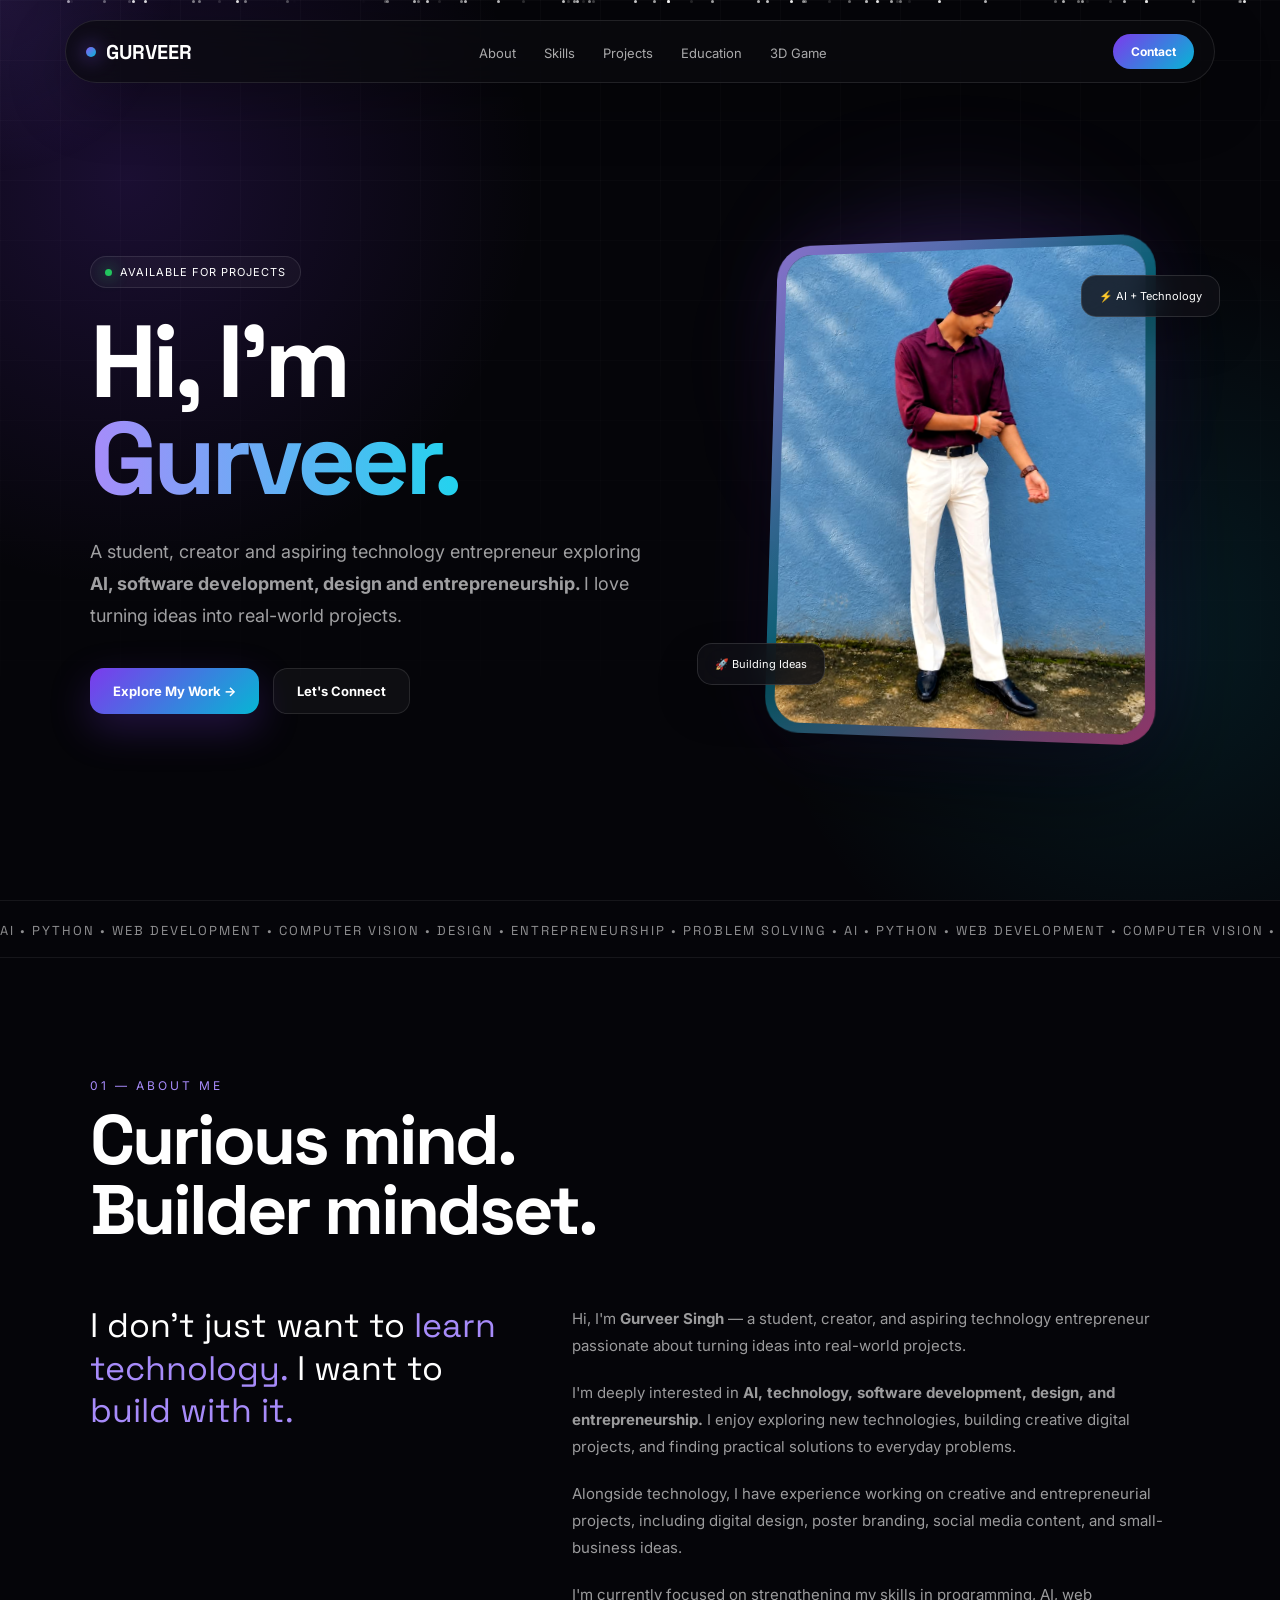
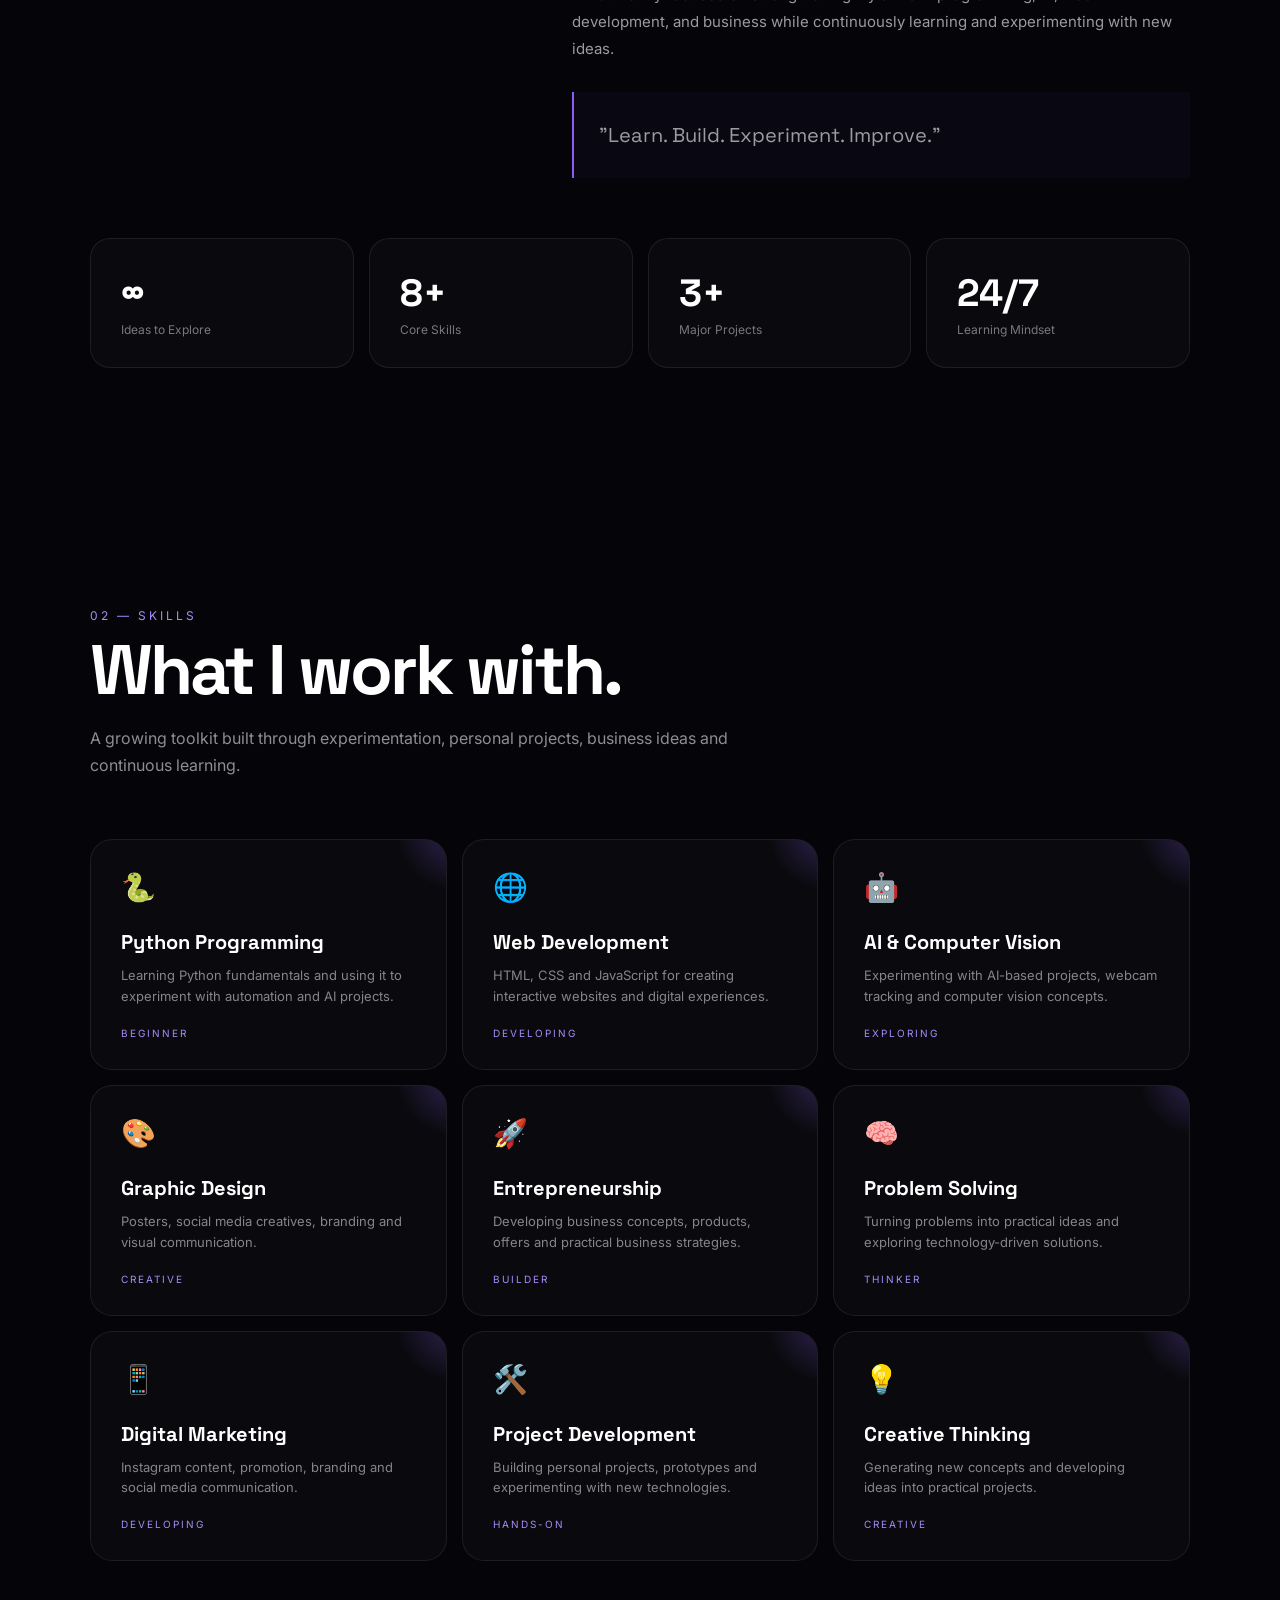
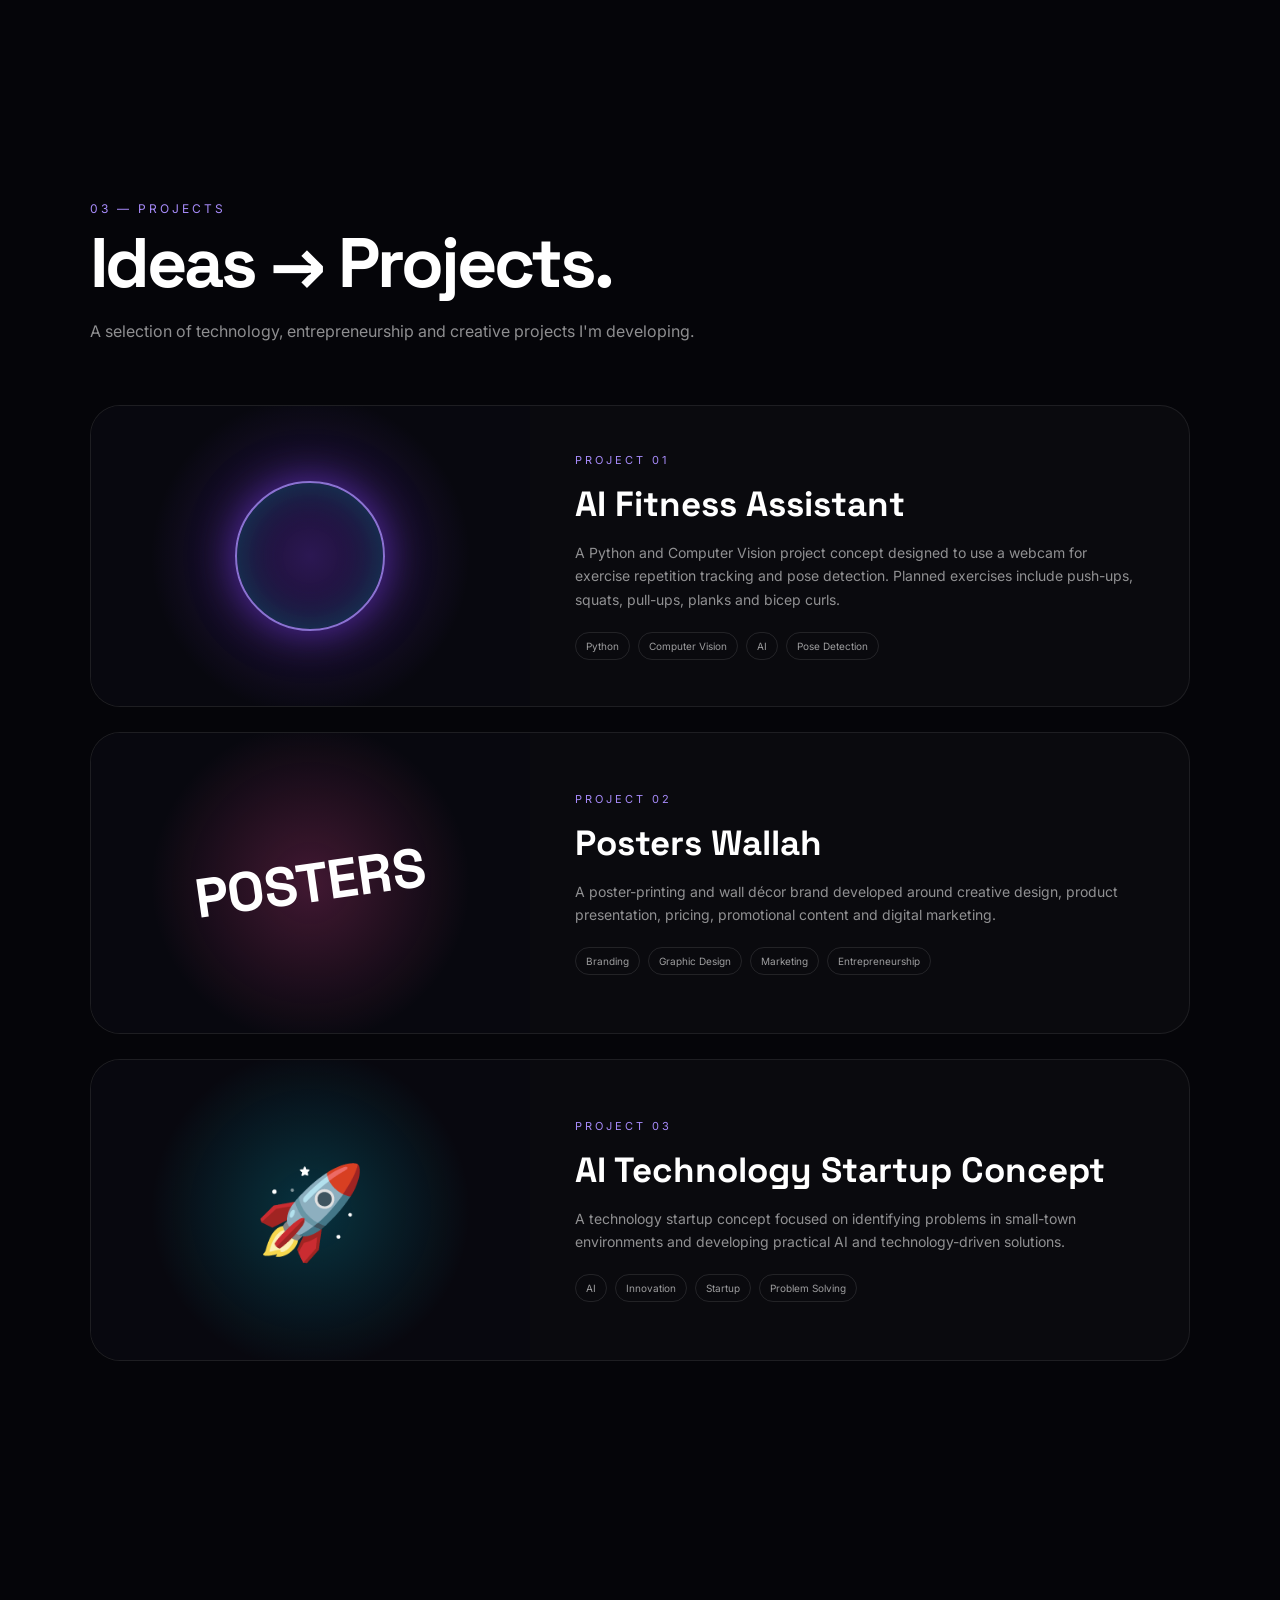
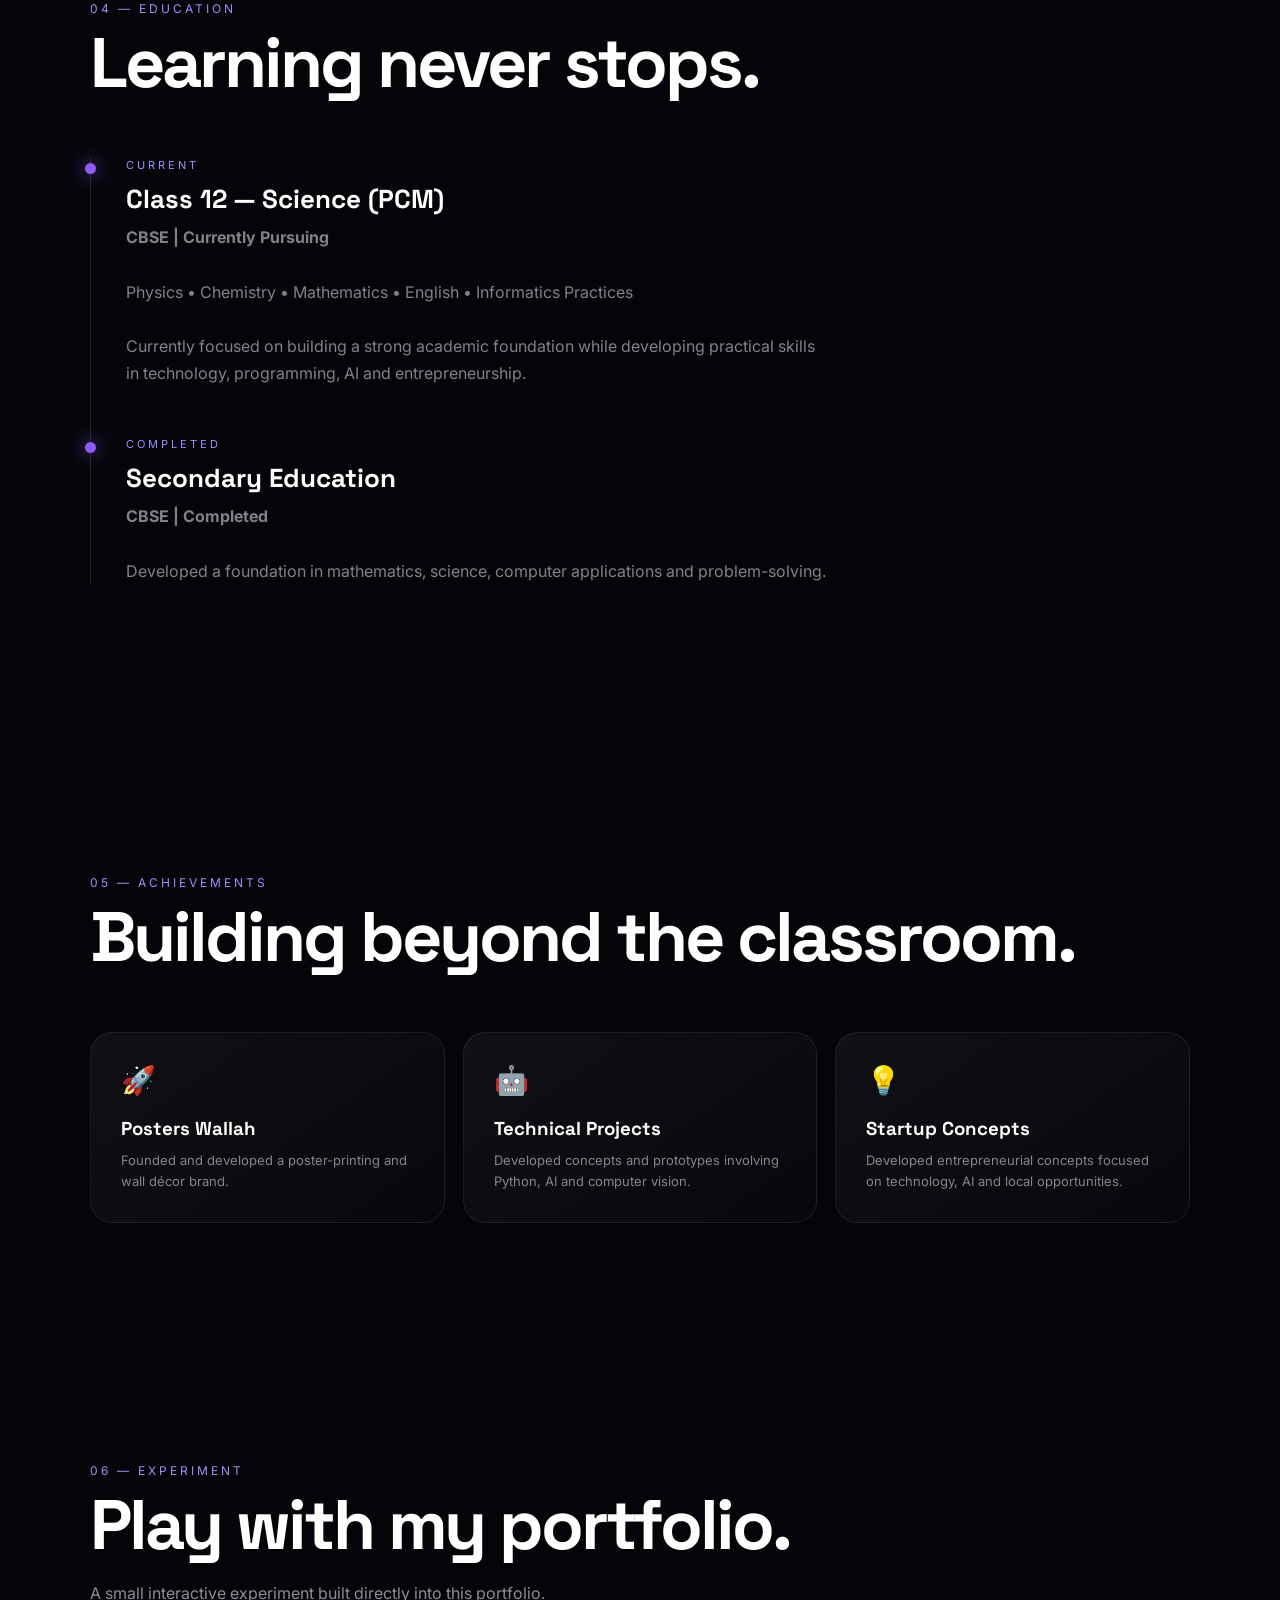
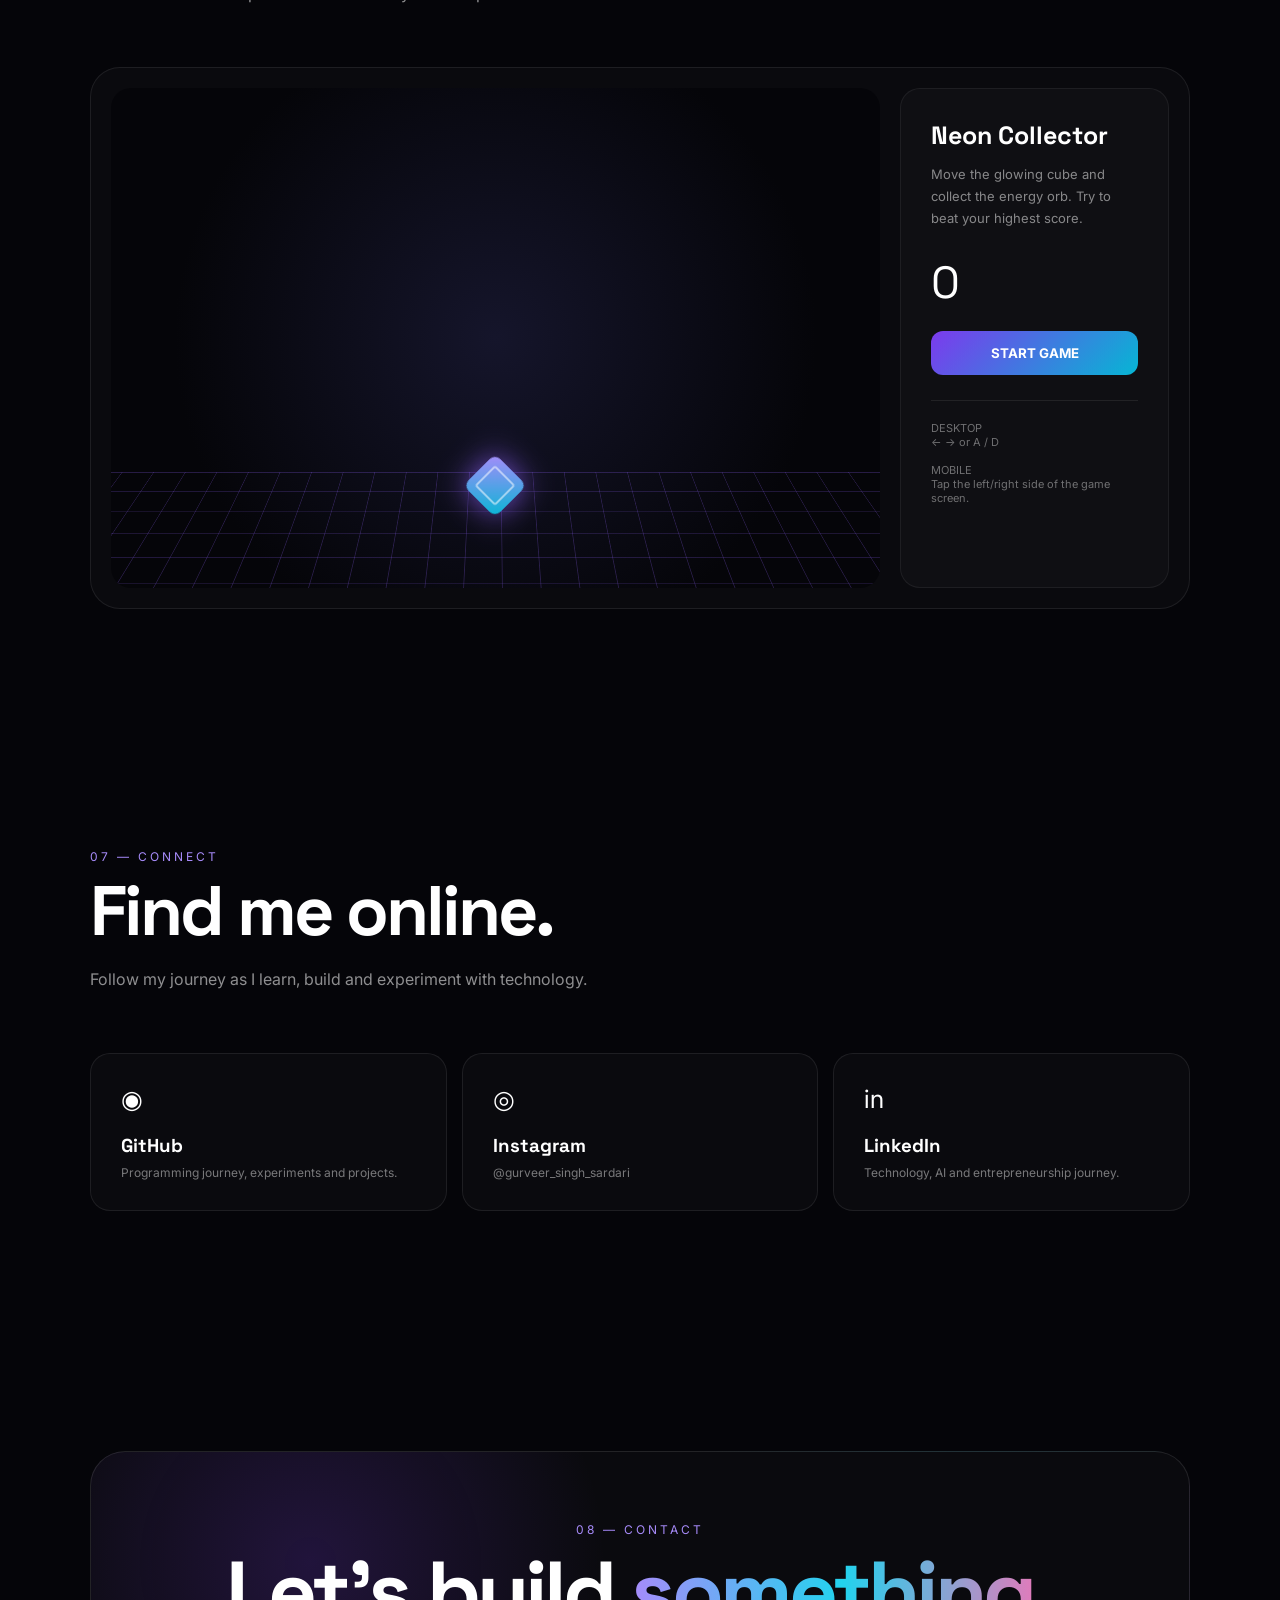
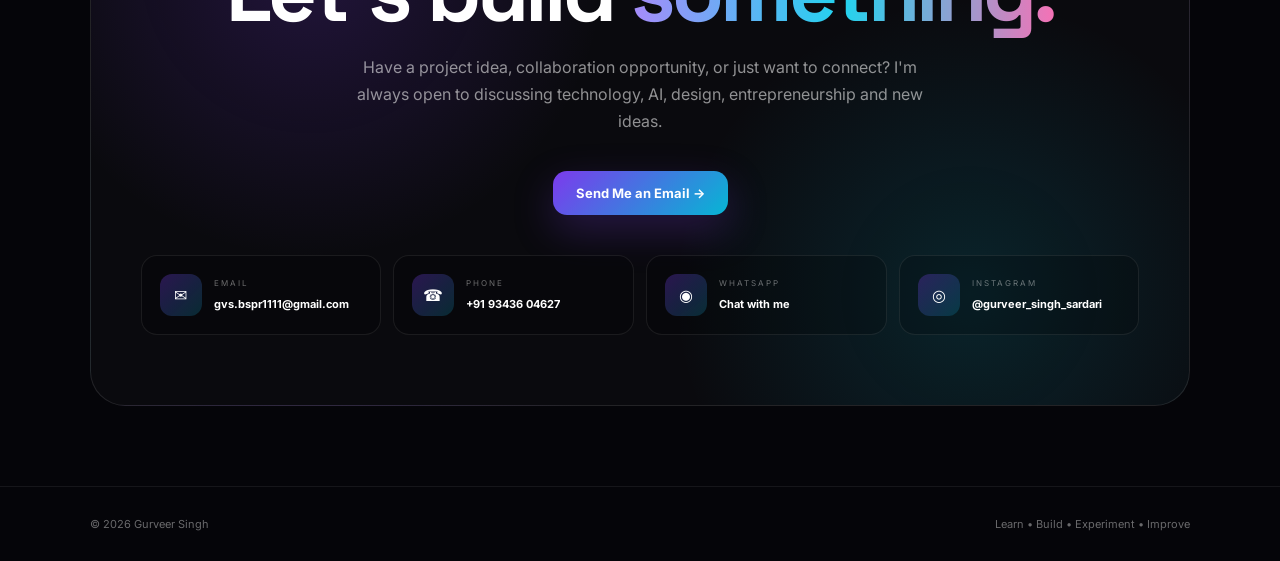
<file: Portfolio/index.html>
<!DOCTYPE html>
<html lang="en">
<head>
<meta charset="UTF-8">

<meta name="viewport" content="width=device-width, initial-scale=1.0">

<meta name="description"
content="Gurveer Singh — Student, Creator and aspiring Technology Entrepreneur. Explore my projects, skills, business ideas and technology journey.">

<meta name="author" content="Gurveer Singh">

<title>Gurveer Singh | Technology • AI • Entrepreneurship</title>

<!-- =========================
     GOOGLE FONT
========================= -->

<link rel="preconnect" href="https://fonts.googleapis.com">
<link rel="preconnect" href="https://fonts.gstatic.com" crossorigin>

<link
href="https://fonts.googleapis.com/css2?family=Inter:wght@300;400;500;600;700;800;900&family=Space+Grotesk:wght@400;500;600;700&display=swap"
rel="stylesheet">


<style>

/* =========================================================
   GLOBAL
========================================================= */

* {
    margin: 0;
    padding: 0;
    box-sizing: border-box;
}

html {
    scroll-behavior: smooth;
}

body {
    font-family: "Inter", sans-serif;
    background: #050509;
    color: #ffffff;
    overflow-x: hidden;
}

a {
    color: inherit;
    text-decoration: none;
}

button {
    font-family: inherit;
}


/* =========================================================
   CUSTOM CURSOR GLOW
========================================================= */

.cursor-glow {
    position: fixed;
    width: 350px;
    height: 350px;

    background: radial-gradient(
        circle,
        rgba(139, 92, 246, 0.13),
        transparent 70%
    );

    pointer-events: none;

    transform: translate(-50%, -50%);

    z-index: 0;

    transition:
        left 0.08s linear,
        top 0.08s linear;
}


/* =========================================================
   BACKGROUND
========================================================= */

.background {
    position: fixed;
    inset: 0;

    z-index: -5;

    background:
        radial-gradient(
            circle at 10% 20%,
            rgba(124, 58, 237, 0.18),
            transparent 30%
        ),

        radial-gradient(
            circle at 90% 70%,
            rgba(6, 182, 212, 0.12),
            transparent 30%
        ),

        #050509;
}

.background::before {
    content: "";

    position: absolute;
    inset: 0;

    background-image:
        linear-gradient(
            rgba(255,255,255,0.025) 1px,
            transparent 1px
        ),

        linear-gradient(
            90deg,
            rgba(255,255,255,0.025) 1px,
            transparent 1px
        );

    background-size: 60px 60px;

    mask-image: linear-gradient(
        to bottom,
        black,
        transparent
    );
}


/* =========================================================
   PARTICLES
========================================================= */

.particles {
    position: fixed;
    inset: 0;

    z-index: -2;

    pointer-events: none;
}

.particle {
    position: absolute;

    width: 3px;
    height: 3px;

    border-radius: 50%;

    background: #ffffff;

    opacity: 0.35;

    animation: floatParticle linear infinite;
}

@keyframes floatParticle {

    0% {
        transform: translateY(100vh);
        opacity: 0;
    }

    20% {
        opacity: 0.5;
    }

    80% {
        opacity: 0.5;
    }

    100% {
        transform: translateY(-100vh);
        opacity: 0;
    }
}


/* =========================================================
   NAVIGATION
========================================================= */

.navbar {

    position: fixed;

    top: 20px;
    left: 50%;

    transform: translateX(-50%);

    width: min(1150px, 92%);

    padding: 13px 20px;

    display: flex;

    align-items: center;

    justify-content: space-between;

    border: 1px solid rgba(255,255,255,0.1);

    background: rgba(10,10,15,0.7);

    backdrop-filter: blur(20px);

    border-radius: 100px;

    z-index: 1000;

    box-shadow:
        0 20px 60px rgba(0,0,0,0.3);
}

.logo {

    display: flex;

    align-items: center;

    gap: 10px;

    font-family: "Space Grotesk";

    font-weight: 800;

    font-size: 20px;
}

.logo-dot {

    width: 10px;
    height: 10px;

    border-radius: 50%;

    background: linear-gradient(
        135deg,
        #8b5cf6,
        #06b6d4
    );

    box-shadow:
        0 0 20px #8b5cf6;
}

.nav-links {

    display: flex;

    gap: 28px;

    list-style: none;
}

.nav-links a {

    font-size: 13px;

    opacity: 0.65;

    transition: 0.3s;
}

.nav-links a:hover {

    opacity: 1;

    color: #a78bfa;
}

.nav-button {

    padding: 10px 18px;

    border-radius: 30px;

    background: linear-gradient(
        135deg,
        #7c3aed,
        #06b6d4
    );

    font-size: 12px;

    font-weight: 700;
}


/* =========================================================
   HERO
========================================================= */

.hero {

    min-height: 100vh;

    padding:
        170px 7%
        100px;

    display: flex;

    align-items: center;

    justify-content: center;
}

.hero-container {

    width: min(1250px, 100%);

    display: grid;

    grid-template-columns:
        1.1fr
        0.9fr;

    gap: 70px;

    align-items: center;
}


/* HERO TEXT */

.hero-tag {

    display: inline-flex;

    align-items: center;

    gap: 8px;

    padding: 8px 14px;

    border: 1px solid rgba(255,255,255,0.1);

    background: rgba(255,255,255,0.035);

    border-radius: 50px;

    font-size: 11px;

    letter-spacing: 1px;

    margin-bottom: 25px;
}

.status-dot {

    width: 7px;
    height: 7px;

    background: #22c55e;

    border-radius: 50%;

    box-shadow:
        0 0 15px #22c55e;
}

.hero h1 {

    font-family: "Space Grotesk";

    font-size: clamp(
        55px,
        8vw,
        105px
    );

    line-height: 0.95;

    letter-spacing: -5px;

    margin-bottom: 28px;
}

.gradient-text {

    background:
        linear-gradient(
            90deg,
            #a78bfa,
            #22d3ee,
            #f472b6
        );

    -webkit-background-clip: text;

    background-clip: text;

    color: transparent;

    background-size: 200% auto;

    animation:
        gradientMove 5s linear infinite;
}

@keyframes gradientMove {

    to {
        background-position: 200% center;
    }
}

.hero-description {

    max-width: 650px;

    font-size: 18px;

    line-height: 1.8;

    color: rgba(255,255,255,0.62);

    margin-bottom: 35px;
}


/* HERO BUTTONS */

.hero-buttons {

    display: flex;

    gap: 14px;

    flex-wrap: wrap;
}

.btn {

    padding: 14px 23px;

    border-radius: 14px;

    border: 1px solid rgba(255,255,255,0.1);

    display: inline-flex;

    align-items: center;

    gap: 10px;

    font-size: 13px;

    font-weight: 700;

    transition: 0.35s;

    cursor: pointer;
}

.btn-primary {

    background:
        linear-gradient(
            135deg,
            #7c3aed,
            #06b6d4
        );

    border: none;

    box-shadow:
        0 15px 40px rgba(124,58,237,0.25);
}

.btn-secondary {

    background:
        rgba(255,255,255,0.04);
}

.btn:hover {

    transform:
        translateY(-4px);

    box-shadow:
        0 15px 40px
        rgba(124,58,237,0.25);
}


/* =========================================================
   HERO IMAGE
========================================================= */

.hero-visual {

    position: relative;

    display: flex;

    justify-content: center;

    perspective: 1200px;
}

.photo-card {

    position: relative;

    width: 390px;
    height: 500px;

    border-radius: 35px;

    padding: 10px;

    background:
        linear-gradient(
            135deg,
            rgba(167,139,250,0.8),
            rgba(6,182,212,0.5),
            rgba(236,72,153,0.6)
        );

    transform:
        rotateY(-10deg)
        rotateX(5deg);

    transition:
        transform 0.15s ease;

    box-shadow:
        0 40px 100px
        rgba(0,0,0,0.5),

        0 0 80px
        rgba(124,58,237,0.12);
}

.photo-card-inner {

    height: 100%;

    overflow: hidden;

    border-radius: 27px;

    background: #111;
}

.photo-card img {

    width: 100%;
    height: 100%;

    object-fit: cover;

    display: block;

    filter:
        saturate(1.1)
        contrast(1.05);
}

.photo-glow {

    position: absolute;

    width: 250px;
    height: 250px;

    border-radius: 50%;

    background:
        rgba(139,92,246,0.25);

    filter: blur(70px);

    z-index: -1;
}


/* FLOATING LABELS */

.floating-card {

    position: absolute;

    padding: 13px 17px;

    border:
        1px solid
        rgba(255,255,255,0.12);

    background:
        rgba(15,15,22,0.8);

    backdrop-filter: blur(15px);

    border-radius: 15px;

    font-size: 11px;

    box-shadow:
        0 20px 40px
        rgba(0,0,0,0.25);

    animation:
        floating 4s ease-in-out infinite;
}

.float-one {

    top: 40px;
    right: -30px;
}

.float-two {

    bottom: 50px;
    left: -30px;

    animation-delay: 1s;
}

@keyframes floating {

    0%,100% {
        transform: translateY(0);
    }

    50% {
        transform: translateY(-12px);
    }
}


/* =========================================================
   MARQUEE
========================================================= */

.marquee {

    border-top:
        1px solid
        rgba(255,255,255,0.07);

    border-bottom:
        1px solid
        rgba(255,255,255,0.07);

    overflow: hidden;

    padding: 18px 0;

    white-space: nowrap;
}

.marquee-track {

    display: inline-flex;

    gap: 40px;

    animation:
        marquee 25s linear infinite;

    font-family:
        "Space Grotesk";

    font-size: 13px;

    opacity: 0.55;

    letter-spacing: 2px;
}

@keyframes marquee {

    to {
        transform:
            translateX(-50%);
    }
}


/* =========================================================
   SECTION
========================================================= */

section {

    padding: 120px 7%;
}

.section-container {

    width: min(1200px, 100%);

    margin: auto;
}

.section-heading {

    margin-bottom: 60px;
}

.section-number {

    color: #a78bfa;

    font-size: 12px;

    letter-spacing: 3px;

    margin-bottom: 12px;
}

.section-heading h2 {

    font-family:
        "Space Grotesk";

    font-size:
        clamp(40px,6vw,70px);

    letter-spacing: -3px;

    line-height: 1;
}

.section-heading p {

    max-width: 650px;

    color:
        rgba(255,255,255,0.55);

    margin-top: 20px;

    line-height: 1.7;
}


/* =========================================================
   ABOUT
========================================================= */

.about-grid {

    display: grid;

    grid-template-columns:
        0.8fr
        1.2fr;

    gap: 70px;
}

.about-statement {

    font-family:
        "Space Grotesk";

    font-size: 34px;

    line-height: 1.25;
}

.about-statement span {

    color: #a78bfa;
}

.about-text {

    color:
        rgba(255,255,255,0.6);

    line-height: 1.8;

    font-size: 15px;
}

.about-text p {

    margin-bottom: 20px;
}

.quote {

    margin-top: 30px;

    padding: 25px;

    border-left:
        2px solid #8b5cf6;

    background:
        rgba(139,92,246,0.04);

    font-family:
        "Space Grotesk";

    font-size: 20px;
}


/* =========================================================
   STATS
========================================================= */

.stats {

    display: grid;

    grid-template-columns:
        repeat(4,1fr);

    gap: 15px;

    margin-top: 60px;
}

.stat {

    padding: 30px;

    border:
        1px solid
        rgba(255,255,255,0.08);

    border-radius: 20px;

    background:
        rgba(255,255,255,0.025);

    transition: 0.35s;
}

.stat:hover {

    transform:
        translateY(-7px);

    border-color:
        rgba(139,92,246,0.4);
}

.stat h3 {

    font-family:
        "Space Grotesk";

    font-size: 38px;
}

.stat p {

    color:
        rgba(255,255,255,0.45);

    font-size: 12px;

    margin-top: 5px;
}


/* =========================================================
   SKILLS
========================================================= */

.skills-grid {

    display: grid;

    grid-template-columns:
        repeat(3,1fr);

    gap: 15px;
}

.skill {

    position: relative;

    padding: 30px;

    min-height: 180px;

    border:
        1px solid
        rgba(255,255,255,0.08);

    border-radius: 22px;

    background:
        rgba(255,255,255,0.025);

    overflow: hidden;

    transition: 0.4s;
}

.skill::before {

    content: "";

    position: absolute;

    width: 120px;
    height: 120px;

    top: -70px;
    right: -70px;

    background:
        radial-gradient(
            circle,
            rgba(139,92,246,0.3),
            transparent 70%
        );

    transition: 0.4s;
}

.skill:hover {

    transform:
        translateY(-8px);

    border-color:
        rgba(139,92,246,0.45);
}

.skill:hover::before {

    transform:
        scale(2);
}

.skill-icon {

    font-size: 28px;

    margin-bottom: 25px;
}

.skill h3 {

    font-family:
        "Space Grotesk";

    font-size: 20px;

    margin-bottom: 10px;
}

.skill p {

    font-size: 13px;

    line-height: 1.6;

    color:
        rgba(255,255,255,0.5);
}

.skill-level {

    margin-top: 20px;

    font-size: 10px;

    letter-spacing: 2px;

    color:
        #a78bfa;
}


/* =========================================================
   PROJECTS
========================================================= */

.projects {

    display: grid;

    gap: 25px;
}

.project {

    display: grid;

    grid-template-columns:
        0.8fr
        1.2fr;

    min-height: 300px;

    border:
        1px solid
        rgba(255,255,255,0.08);

    border-radius: 30px;

    overflow: hidden;

    background:
        rgba(255,255,255,0.025);

    transition: 0.45s;
}

.project:hover {

    transform:
        translateY(-8px);

    border-color:
        rgba(139,92,246,0.4);
}

.project-visual {

    min-height: 300px;

    display: flex;

    align-items: center;

    justify-content: center;

    position: relative;

    overflow: hidden;
}

.ai-project {

    background:
        radial-gradient(
            circle,
            rgba(124,58,237,0.3),
            transparent 60%
        ),

        #08080f;
}

.poster-project {

    background:
        radial-gradient(
            circle,
            rgba(236,72,153,0.25),
            transparent 60%
        ),

        #08080f;
}

.startup-project {

    background:
        radial-gradient(
            circle,
            rgba(6,182,212,0.25),
            transparent 60%
        ),

        #08080f;
}


/* AI VISUAL */

.ai-orb {

    width: 150px;
    height: 150px;

    border-radius: 50%;

    border:
        2px solid
        rgba(167,139,250,0.8);

    box-shadow:
        0 0 40px
        rgba(124,58,237,0.6),

        inset 0 0 40px
        rgba(6,182,212,0.3);

    animation:
        orbRotate 5s linear infinite;
}

@keyframes orbRotate {

    to {
        transform:
            rotate(360deg);
    }
}


/* PROJECT CONTENT */

.project-content {

    padding: 45px;

    display: flex;

    flex-direction: column;

    justify-content: center;
}

.project-number {

    font-size: 11px;

    letter-spacing: 3px;

    color:
        #a78bfa;

    margin-bottom: 15px;
}

.project-content h3 {

    font-family:
        "Space Grotesk";

    font-size: 35px;

    margin-bottom: 15px;
}

.project-content p {

    color:
        rgba(255,255,255,0.55);

    line-height: 1.7;

    font-size: 14px;

    margin-bottom: 20px;
}

.tags {

    display: flex;

    gap: 8px;

    flex-wrap: wrap;
}

.tag {

    padding: 7px 10px;

    border:
        1px solid
        rgba(255,255,255,0.1);

    border-radius: 50px;

    font-size: 10px;

    color:
        rgba(255,255,255,0.6);
}


/* =========================================================
   EDUCATION
========================================================= */

.timeline {

    position: relative;

    border-left:
        1px solid
        rgba(255,255,255,0.12);

    padding-left: 35px;
}

.timeline-item {

    position: relative;

    margin-bottom: 50px;
}

.timeline-item::before {

    content: "";

    position: absolute;

    left: -41px;

    top: 5px;

    width: 11px;
    height: 11px;

    border-radius: 50%;

    background:
        #8b5cf6;

    box-shadow:
        0 0 20px
        #8b5cf6;
}

.timeline-year {

    font-size: 11px;

    letter-spacing: 3px;

    color:
        #a78bfa;

    margin-bottom: 10px;
}

.timeline-item h3 {

    font-family:
        "Space Grotesk";

    font-size: 26px;

    margin-bottom: 8px;
}

.timeline-item p {

    color:
        rgba(255,255,255,0.5);

    line-height: 1.7;

    max-width: 700px;
}


/* =========================================================
   ACHIEVEMENTS
========================================================= */

.achievement-grid {

    display: grid;

    grid-template-columns:
        repeat(3,1fr);

    gap: 18px;
}

.achievement {

    padding: 30px;

    border-radius: 22px;

    border:
        1px solid
        rgba(255,255,255,0.08);

    background:
        linear-gradient(
            145deg,
            rgba(255,255,255,0.05),
            rgba(255,255,255,0.015)
        );
}

.achievement span {

    font-size: 28px;
}

.achievement h3 {

    margin:
        20px 0 10px;

    font-family:
        "Space Grotesk";
}

.achievement p {

    font-size: 13px;

    color:
        rgba(255,255,255,0.5);

    line-height: 1.6;
}


/* =========================================================
   3D GAME
========================================================= */

.game-section {

    position: relative;
}

.game-wrapper {

    display: grid;

    grid-template-columns:
        1fr 0.35fr;

    gap: 20px;

    padding: 20px;

    border:
        1px solid
        rgba(255,255,255,0.08);

    background:
        rgba(255,255,255,0.025);

    border-radius: 30px;
}

.game-screen {

    position: relative;

    height: 500px;

    overflow: hidden;

    border-radius: 20px;

    background:
        radial-gradient(
            circle at center,
            #15152b,
            #050509 70%
        );

    perspective: 800px;
}


/* 3D GRID */

.game-grid {

    position: absolute;

    width: 150%;

    height: 150%;

    left: -25%;

    top: 45%;

    transform:
        rotateX(65deg);

    background-image:

        linear-gradient(
            rgba(139,92,246,0.25) 1px,
            transparent 1px
        ),

        linear-gradient(
            90deg,
            rgba(139,92,246,0.25) 1px,
            transparent 1px
        );

    background-size:
        45px 45px;

    animation:
        gridMove 2s linear infinite;
}

@keyframes gridMove {

    to {
        background-position:
            0 45px,
            45px 0;
    }
}


/* PLAYER */

.player {

    position: absolute;

    width: 45px;
    height: 45px;

    left: 50%;
    bottom: 80px;

    transform:
        translateX(-50%)
        rotate(45deg);

    background:
        linear-gradient(
            135deg,
            #a78bfa,
            #06b6d4
        );

    box-shadow:
        0 0 30px
        rgba(139,92,246,0.8);

    border-radius: 8px;

    transition:
        left 0.15s ease,
        bottom 0.15s ease;
}

.player::after {

    content: "";

    position: absolute;

    inset: 8px;

    border:
        2px solid
        rgba(255,255,255,0.5);

    border-radius: 3px;
}


/* GAME BALL */

.game-ball {

    position: absolute;

    width: 20px;
    height: 20px;

    border-radius: 50%;

    background:
        #22d3ee;

    box-shadow:
        0 0 25px
        #22d3ee;

    display: none;
}


/* GAME SIDE */

.game-info {

    padding: 30px;

    border-radius: 20px;

    background:
        rgba(255,255,255,0.025);

    border:
        1px solid
        rgba(255,255,255,0.06);
}

.game-info h3 {

    font-family:
        "Space Grotesk";

    font-size: 25px;

    margin-bottom: 12px;
}

.game-info p {

    font-size: 13px;

    line-height: 1.7;

    color:
        rgba(255,255,255,0.5);

    margin-bottom: 25px;
}

.score {

    font-size: 45px;

    font-family:
        "Space Grotesk";

    margin-bottom: 20px;
}

.game-button {

    width: 100%;

    padding: 14px;

    border: none;

    border-radius: 12px;

    color: white;

    background:
        linear-gradient(
            135deg,
            #7c3aed,
            #06b6d4
        );

    cursor: pointer;

    font-weight: 700;
}

.controls {

    margin-top: 25px;

    padding-top: 20px;

    border-top:
        1px solid
        rgba(255,255,255,0.08);

    font-size: 11px;

    color:
        rgba(255,255,255,0.4);
}


/* =========================================================
   SOCIAL
========================================================= */

.social-grid {

    display: grid;

    grid-template-columns:
        repeat(3,1fr);

    gap: 15px;
}

.social {

    padding: 30px;

    border:
        1px solid
        rgba(255,255,255,0.08);

    border-radius: 20px;

    background:
        rgba(255,255,255,0.025);

    transition: 0.35s;
}

.social:hover {

    transform:
        translateY(-7px);

    border-color:
        rgba(139,92,246,0.4);
}

.social-icon {

    font-size: 25px;

    margin-bottom: 20px;
}

.social h3 {

    font-family:
        "Space Grotesk";

    margin-bottom: 8px;
}

.social p {

    color:
        rgba(255,255,255,0.45);

    font-size: 12px;
}


/* =========================================================
   CONTACT
========================================================= */

.contact-section {

    position: relative;

    padding-bottom: 80px;
}

.contact-box {

    position: relative;

    padding: 70px 50px;

    text-align: center;

    border:
        1px solid
        rgba(255,255,255,0.1);

    border-radius: 35px;

    overflow: hidden;

    background:
        radial-gradient(
            circle at 20% 20%,
            rgba(124,58,237,0.2),
            transparent 30%
        ),

        radial-gradient(
            circle at 80% 80%,
            rgba(6,182,212,0.15),
            transparent 30%
        ),

        rgba(255,255,255,0.025);
}

.contact-box h2 {

    font-family:
        "Space Grotesk";

    font-size:
        clamp(45px,7vw,85px);

    letter-spacing: -4px;

    line-height: 1;

    margin-bottom: 20px;
}

.contact-box h2 span {

    background:
        linear-gradient(
            90deg,
            #a78bfa,
            #22d3ee,
            #f472b6
        );

    -webkit-background-clip:
        text;

    color: transparent;
}

.contact-box p {

    color:
        rgba(255,255,255,0.55);

    max-width: 600px;

    margin: auto;

    line-height: 1.7;

    margin-bottom: 35px;
}


/* CONTACT CARDS */

.contact-grid {

    display: grid;

    grid-template-columns:
        repeat(4,1fr);

    gap: 12px;

    margin-top: 40px;
}

.contact-card {

    display: flex;

    align-items: center;

    gap: 12px;

    text-align: left;

    padding: 18px;

    border:
        1px solid
        rgba(255,255,255,0.08);

    background:
        rgba(0,0,0,0.2);

    border-radius: 16px;

    transition: 0.3s;
}

.contact-card:hover {

    transform:
        translateY(-5px);

    border-color:
        rgba(139,92,246,0.5);
}

.contact-icon {

    width: 42px;
    height: 42px;

    display: grid;

    place-items: center;

    border-radius: 12px;

    background:
        linear-gradient(
            135deg,
            rgba(124,58,237,0.3),
            rgba(6,182,212,0.2)
        );
}

.contact-card small {

    display: block;

    font-size: 8px;

    letter-spacing: 2px;

    opacity: 0.4;

    margin-bottom: 4px;
}

.contact-card strong {

    font-size: 11px;

    word-break: break-word;
}


/* =========================================================
   FOOTER
========================================================= */

footer {

    padding:
        30px 7%;

    border-top:
        1px solid
        rgba(255,255,255,0.07);

    display: flex;

    justify-content: space-between;

    align-items: center;

    color:
        rgba(255,255,255,0.4);

    font-size: 11px;
}


/* =========================================================
   SCROLL REVEAL
========================================================= */

.reveal {

    opacity: 0;

    transform:
        translateY(40px);

    transition:
        opacity 0.8s ease,
        transform 0.8s ease;
}

.reveal.active {

    opacity: 1;

    transform:
        translateY(0);
}


/* =========================================================
   RESPONSIVE
========================================================= */

@media(max-width: 950px) {

    .nav-links {
        display: none;
    }

    .hero-container {

        grid-template-columns: 1fr;

        text-align: center;
    }

    .hero-description {

        margin-left: auto;
        margin-right: auto;
    }

    .hero-buttons {

        justify-content: center;
    }

    .hero-visual {

        margin-top: 30px;
    }

    .about-grid {

        grid-template-columns: 1fr;
    }

    .skills-grid {

        grid-template-columns:
            repeat(2,1fr);
    }

    .achievement-grid {

        grid-template-columns:
            1fr;
    }

    .project {

        grid-template-columns:
            1fr;
    }

    .game-wrapper {

        grid-template-columns:
            1fr;
    }

    .contact-grid {

        grid-template-columns:
            repeat(2,1fr);
    }
}


@media(max-width: 600px) {

    section {

        padding:
            90px 5%;
    }

    .navbar {

        top: 10px;

        width: 94%;
    }

    .hero {

        padding:
            140px 5% 80px;
    }

    .hero h1 {

        font-size: 55px;

        letter-spacing: -3px;
    }

    .photo-card {

        width: 300px;

        height: 400px;
    }

    .float-one {

        right: -5px;
    }

    .float-two {

        left: -5px;
    }

    .stats {

        grid-template-columns:
            repeat(2,1fr);
    }

    .skills-grid {

        grid-template-columns:
            1fr;
    }

    .project-content {

        padding: 30px;
    }

    .game-screen {

        height: 400px;
    }

    .contact-grid {

        grid-template-columns:
            1fr;
    }

    .contact-box {

        padding:
            50px 20px;
    }

    .contact-box h2 {

        font-size: 48px;

        letter-spacing: -2px;
    }

    footer {

        flex-direction: column;

        gap: 10px;

        text-align: center;
    }
}

</style>
</head>


<body>


<!-- =====================================================
     BACKGROUND
===================================================== -->

<div class="background"></div>

<div class="particles" id="particles"></div>

<div class="cursor-glow" id="cursorGlow"></div>


<!-- =====================================================
     NAVIGATION
===================================================== -->

<nav class="navbar">

    <a href="#home" class="logo">

        <span class="logo-dot"></span>

        GURVEER

    </a>


    <ul class="nav-links">

        <li>
            <a href="#about">About</a>
        </li>

        <li>
            <a href="#skills">Skills</a>
        </li>

        <li>
            <a href="#projects">Projects</a>
        </li>

        <li>
            <a href="#education">Education</a>
        </li>

        <li>
            <a href="#game">3D Game</a>
        </li>

    </ul>


    <a href="#contact" class="nav-button">
        Contact
    </a>

</nav>



<!-- =====================================================
     HERO
===================================================== -->

<section class="hero" id="home">

    <div class="hero-container">


        <div class="hero-content reveal">


            <div class="hero-tag">

                <span class="status-dot"></span>

                AVAILABLE FOR PROJECTS

            </div>


            <h1>

                Hi, I'm

                <span class="gradient-text">
                    Gurveer.
                </span>

            </h1>


            <p class="hero-description">

                A student, creator and aspiring technology
                entrepreneur exploring

                <strong>
                    AI, software development,
                    design and entrepreneurship.
                </strong>

                I love turning ideas into real-world projects.

            </p>


            <div class="hero-buttons">

                <a
                    href="#projects"
                    class="btn btn-primary"
                >

                    Explore My Work →

                </a>


                <a
                    href="#contact"
                    class="btn btn-secondary"
                >

                    Let's Connect

                </a>

            </div>

        </div>



        <div class="hero-visual reveal">

            <div class="photo-glow"></div>


            <div
                class="photo-card"
                id="photoCard"
            >

                <div class="photo-card-inner">

                    <!-- YOUR PHOTO -->

                    <img
                        src="profile.jpg"
                        alt="Gurveer Singh"
                    >

                </div>

            </div>


            <div class="floating-card float-one">

                ⚡ AI + Technology

            </div>


            <div class="floating-card float-two">

                🚀 Building Ideas

            </div>

        </div>

    </div>

</section>



<!-- =====================================================
     MARQUEE
===================================================== -->

<div class="marquee">

    <div class="marquee-track">

        AI • PYTHON • WEB DEVELOPMENT •
        COMPUTER VISION • DESIGN •
        ENTREPRENEURSHIP • PROBLEM SOLVING •

        AI • PYTHON • WEB DEVELOPMENT •
        COMPUTER VISION • DESIGN •
        ENTREPRENEURSHIP • PROBLEM SOLVING •

    </div>

</div>



<!-- =====================================================
     ABOUT
===================================================== -->

<section id="about">

    <div class="section-container">


        <div class="section-heading reveal">

            <div class="section-number">
                01 — ABOUT ME
            </div>

            <h2>
                Curious mind.
                <br>
                Builder mindset.
            </h2>

        </div>


        <div class="about-grid">


            <div class="about-statement reveal">

                I don't just want to

                <span>
                    learn technology.
                </span>

                I want to

                <span>
                    build with it.
                </span>

            </div>


            <div class="about-text reveal">

                <p>
                    Hi, I'm <strong>Gurveer Singh</strong> —
                    a student, creator, and aspiring technology
                    entrepreneur passionate about turning ideas
                    into real-world projects.
                </p>

                <p>
                    I'm deeply interested in
                    <strong>
                        AI, technology, software development,
                        design, and entrepreneurship.
                    </strong>
                    I enjoy exploring new technologies,
                    building creative digital projects,
                    and finding practical solutions to
                    everyday problems.
                </p>

                <p>
                    Alongside technology, I have experience
                    working on creative and entrepreneurial
                    projects, including digital design,
                    poster branding, social media content,
                    and small-business ideas.
                </p>

                <p>
                    I'm currently focused on strengthening
                    my skills in programming, AI, web
                    development, and business while
                    continuously learning and experimenting
                    with new ideas.
                </p>


                <div class="quote">

                    "Learn. Build. Experiment. Improve."

                </div>

            </div>

        </div>



        <div class="stats">

            <div class="stat reveal">

                <h3>∞</h3>

                <p>
                    Ideas to Explore
                </p>

            </div>


            <div class="stat reveal">

                <h3>8+</h3>

                <p>
                    Core Skills
                </p>

            </div>


            <div class="stat reveal">

                <h3>3+</h3>

                <p>
                    Major Projects
                </p>

            </div>


            <div class="stat reveal">

                <h3>24/7</h3>

                <p>
                    Learning Mindset
                </p>

            </div>

        </div>

    </div>

</section>



<!-- =====================================================
     SKILLS
===================================================== -->

<section id="skills">

    <div class="section-container">


        <div class="section-heading reveal">

            <div class="section-number">
                02 — SKILLS
            </div>

            <h2>
                What I work with.
            </h2>

            <p>
                A growing toolkit built through
                experimentation, personal projects,
                business ideas and continuous learning.
            </p>

        </div>


        <div class="skills-grid">


            <div class="skill reveal">

                <div class="skill-icon">
                    🐍
                </div>

                <h3>
                    Python Programming
                </h3>

                <p>
                    Learning Python fundamentals and
                    using it to experiment with
                    automation and AI projects.
                </p>

                <div class="skill-level">
                    BEGINNER
                </div>

            </div>


            <div class="skill reveal">

                <div class="skill-icon">
                    🌐
                </div>

                <h3>
                    Web Development
                </h3>

                <p>
                    HTML, CSS and JavaScript for
                    creating interactive websites
                    and digital experiences.
                </p>

                <div class="skill-level">
                    DEVELOPING
                </div>

            </div>


            <div class="skill reveal">

                <div class="skill-icon">
                    🤖
                </div>

                <h3>
                    AI & Computer Vision
                </h3>

                <p>
                    Experimenting with AI-based
                    projects, webcam tracking and
                    computer vision concepts.
                </p>

                <div class="skill-level">
                    EXPLORING
                </div>

            </div>


            <div class="skill reveal">

                <div class="skill-icon">
                    🎨
                </div>

                <h3>
                    Graphic Design
                </h3>

                <p>
                    Posters, social media creatives,
                    branding and visual communication.
                </p>

                <div class="skill-level">
                    CREATIVE
                </div>

            </div>


            <div class="skill reveal">

                <div class="skill-icon">
                    🚀
                </div>

                <h3>
                    Entrepreneurship
                </h3>

                <p>
                    Developing business concepts,
                    products, offers and practical
                    business strategies.
                </p>

                <div class="skill-level">
                    BUILDER
                </div>

            </div>


            <div class="skill reveal">

                <div class="skill-icon">
                    🧠
                </div>

                <h3>
                    Problem Solving
                </h3>

                <p>
                    Turning problems into practical
                    ideas and exploring technology-driven
                    solutions.
                </p>

                <div class="skill-level">
                    THINKER
                </div>

            </div>


            <div class="skill reveal">

                <div class="skill-icon">
                    📱
                </div>

                <h3>
                    Digital Marketing
                </h3>

                <p>
                    Instagram content, promotion,
                    branding and social media
                    communication.
                </p>

                <div class="skill-level">
                    DEVELOPING
                </div>

            </div>


            <div class="skill reveal">

                <div class="skill-icon">
                    🛠️
                </div>

                <h3>
                    Project Development
                </h3>

                <p>
                    Building personal projects,
                    prototypes and experimenting
                    with new technologies.
                </p>

                <div class="skill-level">
                    HANDS-ON
                </div>

            </div>


            <div class="skill reveal">

                <div class="skill-icon">
                    💡
                </div>

                <h3>
                    Creative Thinking
                </h3>

                <p>
                    Generating new concepts and
                    developing ideas into practical
                    projects.
                </p>

                <div class="skill-level">
                    CREATIVE
                </div>

            </div>

        </div>

    </div>

</section>



<!-- =====================================================
     PROJECTS
===================================================== -->

<section id="projects">

    <div class="section-container">


        <div class="section-heading reveal">

            <div class="section-number">
                03 — PROJECTS
            </div>

            <h2>
                Ideas → Projects.
            </h2>

            <p>
                A selection of technology,
                entrepreneurship and creative
                projects I'm developing.
            </p>

        </div>



        <div class="projects">


            <!-- PROJECT 1 -->

            <div class="project reveal">

                <div class="project-visual ai-project">

                    <div class="ai-orb"></div>

                </div>


                <div class="project-content">

                    <div class="project-number">
                        PROJECT 01
                    </div>

                    <h3>
                        AI Fitness Assistant
                    </h3>

                    <p>
                        A Python and Computer Vision
                        project concept designed to use
                        a webcam for exercise repetition
                        tracking and pose detection.

                        Planned exercises include
                        push-ups, squats, pull-ups,
                        planks and bicep curls.
                    </p>

                    <div class="tags">

                        <span class="tag">
                            Python
                        </span>

                        <span class="tag">
                            Computer Vision
                        </span>

                        <span class="tag">
                            AI
                        </span>

                        <span class="tag">
                            Pose Detection
                        </span>

                    </div>

                </div>

            </div>



            <!-- PROJECT 2 -->

            <div class="project reveal">

                <div class="project-visual poster-project">

                    <div
                        style="
                        font-family:Space Grotesk;
                        font-size:55px;
                        font-weight:900;
                        transform:rotate(-8deg);
                        "
                    >

                        POSTERS

                    </div>

                </div>


                <div class="project-content">

                    <div class="project-number">
                        PROJECT 02
                    </div>

                    <h3>
                        Posters Wallah
                    </h3>

                    <p>
                        A poster-printing and wall décor
                        brand developed around creative
                        design, product presentation,
                        pricing, promotional content
                        and digital marketing.
                    </p>

                    <div class="tags">

                        <span class="tag">
                            Branding
                        </span>

                        <span class="tag">
                            Graphic Design
                        </span>

                        <span class="tag">
                            Marketing
                        </span>

                        <span class="tag">
                            Entrepreneurship
                        </span>

                    </div>

                </div>

            </div>



            <!-- PROJECT 3 -->

            <div class="project reveal">

                <div class="project-visual startup-project">

                    <div
                        style="
                        font-size:90px;
                        animation:floating 3s infinite;
                        "
                    >
                        🚀
                    </div>

                </div>


                <div class="project-content">

                    <div class="project-number">
                        PROJECT 03
                    </div>

                    <h3>
                        AI Technology Startup Concept
                    </h3>

                    <p>
                        A technology startup concept
                        focused on identifying problems
                        in small-town environments and
                        developing practical AI and
                        technology-driven solutions.
                    </p>

                    <div class="tags">

                        <span class="tag">
                            AI
                        </span>

                        <span class="tag">
                            Innovation
                        </span>

                        <span class="tag">
                            Startup
                        </span>

                        <span class="tag">
                            Problem Solving
                        </span>

                    </div>

                </div>

            </div>


        </div>

    </div>

</section>



<!-- =====================================================
     EDUCATION
===================================================== -->

<section id="education">

    <div class="section-container">


        <div class="section-heading reveal">

            <div class="section-number">
                04 — EDUCATION
            </div>

            <h2>
                Learning never stops.
            </h2>

        </div>


        <div class="timeline">


            <div class="timeline-item reveal">

                <div class="timeline-year">
                    CURRENT
                </div>

                <h3>
                    Class 12 — Science (PCM)
                </h3>

                <p>

                    <strong>
                        CBSE | Currently Pursuing
                    </strong>

                    <br><br>

                    Physics • Chemistry • Mathematics
                    • English • Informatics Practices

                    <br><br>

                    Currently focused on building a
                    strong academic foundation while
                    developing practical skills in
                    technology, programming, AI and
                    entrepreneurship.

                </p>

            </div>



            <div class="timeline-item reveal">

                <div class="timeline-year">
                    COMPLETED
                </div>

                <h3>
                    Secondary Education
                </h3>

                <p>

                    <strong>
                        CBSE | Completed
                    </strong>

                    <br><br>

                    Developed a foundation in
                    mathematics, science, computer
                    applications and problem-solving.

                </p>

            </div>

        </div>

    </div>

</section>



<!-- =====================================================
     ACHIEVEMENTS
===================================================== -->

<section>

    <div class="section-container">


        <div class="section-heading reveal">

            <div class="section-number">
                05 — ACHIEVEMENTS
            </div>

            <h2>
                Building beyond the classroom.
            </h2>

        </div>


        <div class="achievement-grid">


            <div class="achievement reveal">

                <span>🚀</span>

                <h3>
                    Posters Wallah
                </h3>

                <p>
                    Founded and developed a
                    poster-printing and wall décor
                    brand.
                </p>

            </div>


            <div class="achievement reveal">

                <span>🤖</span>

                <h3>
                    Technical Projects
                </h3>

                <p>
                    Developed concepts and prototypes
                    involving Python, AI and
                    computer vision.
                </p>

            </div>


            <div class="achievement reveal">

                <span>💡</span>

                <h3>
                    Startup Concepts
                </h3>

                <p>
                    Developed entrepreneurial concepts
                    focused on technology, AI and
                    local opportunities.
                </p>

            </div>

        </div>

    </div>

</section>



<!-- =====================================================
     3D GAME
===================================================== -->

<section id="game" class="game-section">

    <div class="section-container">


        <div class="section-heading reveal">

            <div class="section-number">
                06 — EXPERIMENT
            </div>

            <h2>
                Play with my portfolio.
            </h2>

            <p>
                A small interactive experiment built
                directly into this portfolio.
            </p>

        </div>


        <div class="game-wrapper reveal">


            <div class="game-screen" id="gameScreen">

                <div class="game-grid"></div>

                <div
                    class="player"
                    id="player"
                ></div>

                <div
                    class="game-ball"
                    id="gameBall"
                ></div>

            </div>



            <div class="game-info">

                <h3>
                    Neon Collector
                </h3>

                <p>
                    Move the glowing cube and
                    collect the energy orb.

                    Try to beat your highest score.
                </p>


                <div class="score">

                    <span id="score">
                        0
                    </span>

                </div>


                <button
                    class="game-button"
                    id="startGame"
                >

                    START GAME

                </button>


                <div class="controls">

                    DESKTOP

                    <br>

                    ← → or A / D

                    <br><br>

                    MOBILE

                    <br>

                    Tap the left/right side
                    of the game screen.

                </div>

            </div>

        </div>

    </div>

</section>



<!-- =====================================================
     GITHUB / SOCIAL
===================================================== -->

<section>

    <div class="section-container">


        <div class="section-heading reveal">

            <div class="section-number">
                07 — CONNECT
            </div>

            <h2>
                Find me online.
            </h2>

            <p>
                Follow my journey as I learn,
                build and experiment with technology.
            </p>

        </div>


        <div class="social-grid">


            <a
                class="social reveal"
                href="https://github.com/yourusername"
                target="_blank"
            >

                <div class="social-icon">
                    ◉
                </div>

                <h3>
                    GitHub
                </h3>

                <p>
                    Programming journey,
                    experiments and projects.
                </p>

            </a>



            <a
                class="social reveal"
                href="https://www.instagram.com/gurveer_singh_sardari/"
                target="_blank"
            >

                <div class="social-icon">
                    ◎
                </div>

                <h3>
                    Instagram
                </h3>

                <p>
                    @gurveer_singh_sardari
                </p>

            </a>



            <a
                class="social reveal"
                href="https://www.linkedin.com/"
                target="_blank"
            >

                <div class="social-icon">
                    in
                </div>

                <h3>
                    LinkedIn
                </h3>

                <p>
                    Technology, AI and
                    entrepreneurship journey.
                </p>

            </a>

        </div>

    </div>

</section>



<!-- =====================================================
     CONTACT
===================================================== -->

<section
    id="contact"
    class="contact-section"
>

    <div class="section-container">


        <div class="contact-box reveal">


            <div class="section-number">
                08 — CONTACT
            </div>


            <h2>

                Let's build

                <span>
                    something.
                </span>

            </h2>


            <p>

                Have a project idea,
                collaboration opportunity,
                or just want to connect?

                I'm always open to discussing
                technology, AI, design,
                entrepreneurship and new ideas.

            </p>


            <a
                href="mailto:gvs.bspr1111@gmail.com"
                class="btn btn-primary"
            >

                Send Me an Email →

            </a>



            <div class="contact-grid">


                <!-- EMAIL -->

                <a
                    href="mailto:gvs.bspr1111@gmail.com"
                    class="contact-card"
                >

                    <div class="contact-icon">
                        ✉
                    </div>

                    <div>

                        <small>
                            EMAIL
                        </small>

                        <strong>
                            gvs.bspr1111@gmail.com
                        </strong>

                    </div>

                </a>



                <!-- PHONE -->

                <a
                    href="tel:+919343604627"
                    class="contact-card"
                >

                    <div class="contact-icon">
                        ☎
                    </div>

                    <div>

                        <small>
                            PHONE
                        </small>

                        <strong>
                            +91 93436 04627
                        </strong>

                    </div>

                </a>



                <!-- WHATSAPP -->

                <a
                    href="https://wa.me/919343604627"
                    target="_blank"
                    class="contact-card"
                >

                    <div class="contact-icon">
                        ◉
                    </div>

                    <div>

                        <small>
                            WHATSAPP
                        </small>

                        <strong>
                            Chat with me
                        </strong>

                    </div>

                </a>



                <!-- INSTAGRAM -->

                <a
                    href="https://www.instagram.com/gurveer_singh_sardari/"
                    target="_blank"
                    class="contact-card"
                >

                    <div class="contact-icon">
                        ◎
                    </div>

                    <div>

                        <small>
                            INSTAGRAM
                        </small>

                        <strong>
                            @gurveer_singh_sardari
                        </strong>

                    </div>

                </a>


            </div>

        </div>

    </div>

</section>



<!-- =====================================================
     FOOTER
===================================================== -->

<footer>

    <span>
        © 2026 Gurveer Singh
    </span>

    <span>
        Learn • Build • Experiment • Improve
    </span>

</footer>



<!-- =====================================================
     JAVASCRIPT
===================================================== -->

<script>


/* =========================================================
   PARTICLES
========================================================= */

const particles =
    document.getElementById("particles");


for (let i = 0; i < 70; i++) {

    const particle =
        document.createElement("div");

    particle.className =
        "particle";

    particle.style.left =
        Math.random() * 100 + "%";

    particle.style.animationDuration =
        (8 + Math.random() * 15) + "s";

    particle.style.animationDelay =
        Math.random() * 10 + "s";

    particle.style.opacity =
        Math.random();

    particles.appendChild(particle);
}



/* =========================================================
   CURSOR GLOW
========================================================= */

const cursorGlow =
    document.getElementById("cursorGlow");


document.addEventListener(
    "mousemove",
    (event) => {

        cursorGlow.style.left =
            event.clientX + "px";

        cursorGlow.style.top =
            event.clientY + "px";

    }
);



/* =========================================================
   PHOTO 3D TILT
========================================================= */

const photoCard =
    document.getElementById("photoCard");


document.addEventListener(
    "mousemove",
    (event) => {

        if (window.innerWidth < 900)
            return;

        const x =
            (event.clientX /
                window.innerWidth - 0.5) * 15;

        const y =
            (event.clientY /
                window.innerHeight - 0.5) * -15;

        photoCard.style.transform =
            `rotateY(${x}deg)
             rotateX(${y}deg)`;

    }
);



/* =========================================================
   SCROLL REVEAL
========================================================= */

const revealElements =
    document.querySelectorAll(".reveal");


const revealObserver =
    new IntersectionObserver(
        (entries) => {

            entries.forEach(
                (entry) => {

                    if (entry.isIntersecting) {

                        entry.target
                            .classList
                            .add("active");

                    }

                }
            );

        },
        {
            threshold: 0.12
        }
    );


revealElements.forEach(
    element =>
        revealObserver.observe(element)
);



/* =========================================================
   3D MINI GAME
========================================================= */

const gameScreen =
    document.getElementById("gameScreen");

const player =
    document.getElementById("player");

const ball =
    document.getElementById("gameBall");

const scoreDisplay =
    document.getElementById("score");

const startButton =
    document.getElementById("startGame");


let playerX = 50;

let score = 0;

let gameRunning = false;

let ballX = 50;

let ballY = 0;

let ballSpeed = 0.7;



/* PLAYER MOVEMENT */

function movePlayer(direction) {

    if (!gameRunning)
        return;

    playerX += direction * 4;

    if (playerX < 7)
        playerX = 7;

    if (playerX > 93)
        playerX = 93;

    player.style.left =
        playerX + "%";
}



/* KEYBOARD */

document.addEventListener(
    "keydown",
    (event) => {

        if (
            event.key === "ArrowLeft" ||
            event.key.toLowerCase() === "a"
        ) {

            movePlayer(-1);

        }


        if (
            event.key === "ArrowRight" ||
            event.key.toLowerCase() === "d"
        ) {

            movePlayer(1);

        }

    }
);



/* MOBILE TOUCH */

gameScreen.addEventListener(
    "touchstart",
    (event) => {

        if (!gameRunning)
            return;

        const touch =
            event.touches[0];

        const rect =
            gameScreen.getBoundingClientRect();

        const x =
            touch.clientX -
            rect.left;

        if (
            x <
            rect.width / 2
        ) {

            movePlayer(-1);

        } else {

            movePlayer(1);

        }

    }
);



/* CREATE BALL */

function createBall() {

    ballX =
        10 +
        Math.random() * 80;

    ballY = 0;

    ball.style.left =
        ballX + "%";

    ball.style.top =
        "20px";

    ball.style.display =
        "block";
}



/* GAME LOOP */

function gameLoop() {

    if (!gameRunning)
        return;


    ballY += ballSpeed;


    ball.style.top =
        ballY + "%";


    const playerDistance =
        Math.abs(ballX - playerX);


    if (
        ballY > 80 &&
        playerDistance < 10
    ) {

        score++;

        scoreDisplay.textContent =
            score;

        ballSpeed += 0.05;

        createBall();

    }


    if (ballY > 100) {

        gameRunning = false;

        startButton.textContent =
            "PLAY AGAIN";

        ball.style.display =
            "none";

        return;

    }


    requestAnimationFrame(
        gameLoop
    );

}



/* START GAME */

startButton.addEventListener(
    "click",
    () => {

        score = 0;

        ballSpeed = 0.7;

        playerX = 50;

        scoreDisplay.textContent =
            "0";

        player.style.left =
            "50%";

        gameRunning = true;

        startButton.textContent =
            "RESTART";

        createBall();

        requestAnimationFrame(
            gameLoop
        );

    }
);



/* =========================================================
   SMOOTH NAVIGATION
========================================================= */

document
    .querySelectorAll(
        'a[href^="#"]'
    )
    .forEach(
        anchor => {

            anchor.addEventListener(
                "click",
                function(event) {

                    const target =
                        document.querySelector(
                            this.getAttribute("href")
                        );

                    if (!target)
                        return;

                    event.preventDefault();

                    target.scrollIntoView({
                        behavior: "smooth"
                    });

                }
            );

        }
);


</script>

</body>
</html>
</file>
